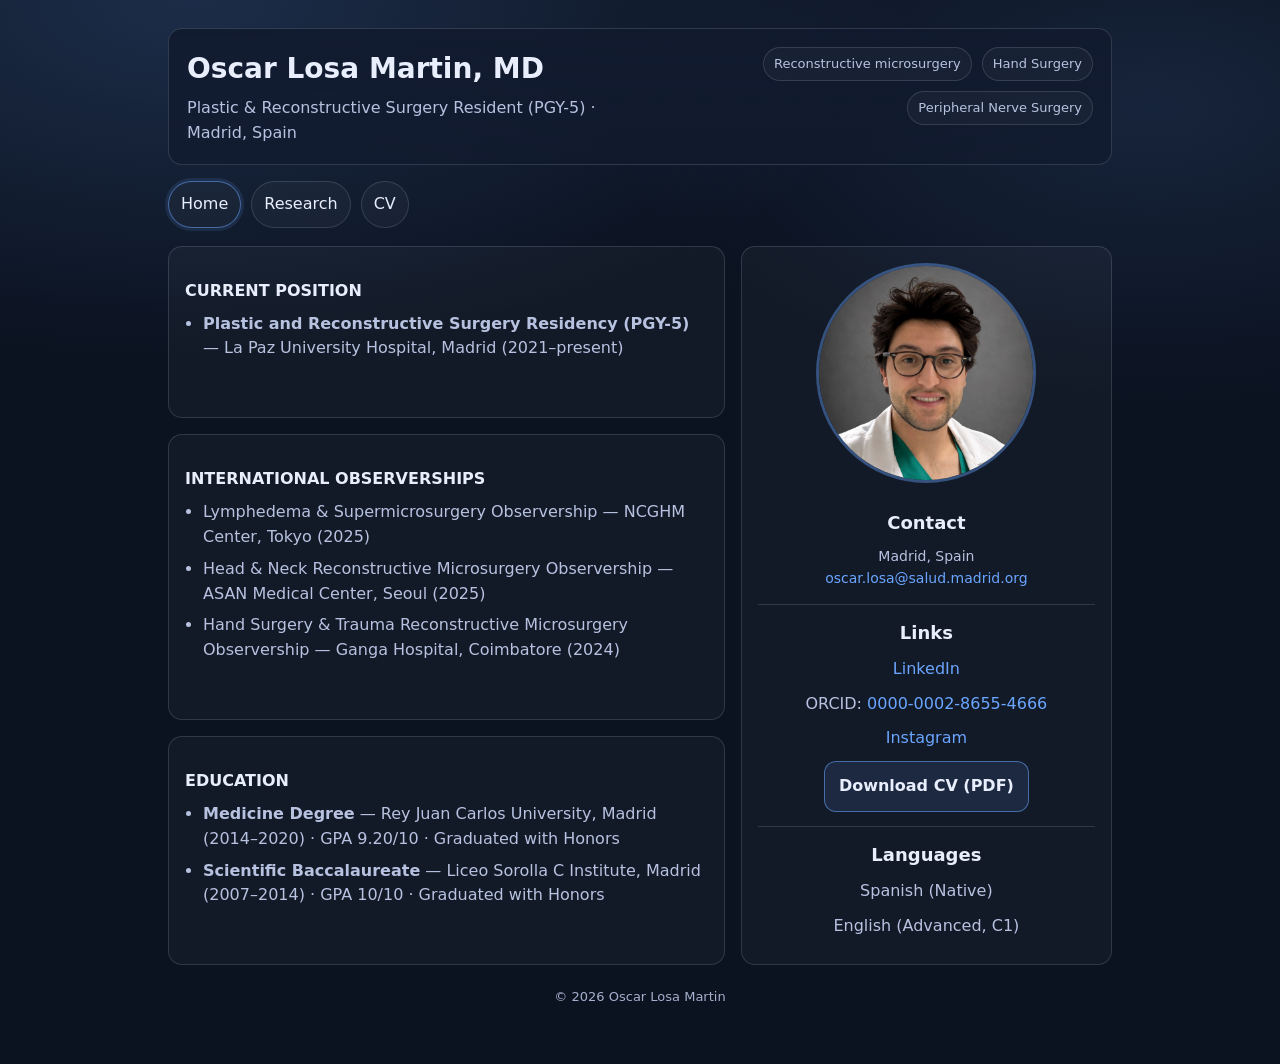
<file: index.html>
<!doctype html>
<html lang="en">
<head>
  <meta charset="utf-8" />
  <meta name="viewport" content="width=device-width, initial-scale=1" />

  <title>Oscar Losa Martin, MD | Plastic & Reconstructive Surgery</title>

  <!-- Favicon -->
  <link rel="icon" type="image/png" href="assets/favicon.png">

  <!-- Primary SEO -->
  <meta name="description" content="Oscar Losa Martin, MD — Plastic & Reconstructive Surgery Resident (PGY-5) at La Paz University Hospital (Madrid). Focused on reconstructive microsurgery, hand & peripheral nerve surgery, and limb reconstruction.">
  <link rel="canonical" href="https://oscarlosa.github.io/">

  <!-- Open Graph -->
  <meta property="og:title" content="Oscar Losa Martin, MD | Plastic & Reconstructive Surgery">
  <meta property="og:description" content="Plastic & Reconstructive Surgery Resident (PGY-5) in Madrid. Reconstructive microsurgery, hand & peripheral nerve surgery, limb reconstruction.">
  <meta property="og:type" content="website">
  <meta property="og:url" content="https://oscarlosa.github.io/">
  <meta property="og:image" content="https://oscarlosa.github.io/assets/preview.jpg">
  <meta property="og:image:width" content="1200">
  <meta property="og:image:height" content="630">

  <!-- Twitter/X -->
  <meta name="twitter:card" content="summary_large_image">
  <meta name="twitter:title" content="Oscar Losa Martin, MD">
  <meta name="twitter:description" content="Plastic & Reconstructive Surgery | Microsurgery | Hand Surgery">
  <meta name="twitter:image" content="https://oscarlosa.github.io/assets/preview.jpg">

  <link rel="stylesheet" href="assets/css/style.css" />
  
  <meta name="google-site-verification" content="zEe5quGslPfQrAmDCzOmJgNTZAVosWYTzI8SJuDSL00" />
</head>
<body>
  <div class="container">

    <header class="header">
      <div class="brand">
        <h1>Oscar Losa Martin, MD</h1>
        <p>Plastic & Reconstructive Surgery Resident (PGY-5) · Madrid, Spain</p>
      </div>
      <div class="badges">
        <span class="badge">Reconstructive microsurgery</span>
        <span class="badge">Hand Surgery</span>
        <span class="badge">Peripheral Nerve Surgery</span>
      </div>
    </header>

    <nav class="nav" aria-label="Primary navigation">
      <a class="active" href="index.html">Home</a>
      <a href="research.html">Research</a>
      <a href="cv.html">CV</a>
    </nav>

    <section class="grid">
      <article style="display:grid; gap:16px;">
  <section class="card">
    <h3>CURRENT POSITION</h3>
    <ul class="list">
      <li><strong>Plastic and Reconstructive Surgery Residency (PGY-5)</strong> — La Paz University Hospital, Madrid (2021–present)</li>
    </ul>
  </section>

  <section class="card">
    <h3>INTERNATIONAL OBSERVERSHIPS</h3>
    <ul class="list">
      <li>Lymphedema & Supermicrosurgery Observership — NCGHM Center, Tokyo (2025)</li>
      <li>Head & Neck Reconstructive Microsurgery Observership — ASAN Medical Center, Seoul (2025)</li>
      <li>Hand Surgery & Trauma Reconstructive Microsurgery Observership — Ganga Hospital, Coimbatore (2024)</li>
    </ul>
  </section>

  <section class="card">
    <h3>EDUCATION</h3>
    <ul class="list">
      <li><strong>Medicine Degree</strong> — Rey Juan Carlos University, Madrid (2014–2020) · GPA 9.20/10 · Graduated with Honors</li>
      <li><strong>Scientific Baccalaureate</strong> — Liceo Sorolla C Institute, Madrid (2007–2014) · GPA 10/10 · Graduated with Honors</li>
    </ul>
  </section>

  
</article>

      <aside class="card profile-card">
        <img src="assets/images/profile.jpg" 
             alt="Oscar Losa Martin, MD"
             style="width:220px; height:220px; object-fit:cover; border-radius:50%; border:3px solid rgba(106,166,255,.4); margin-bottom:18px;">
      
        <h2>Contact</h2>
        <p class="meta">
          Madrid, Spain<br/>
          <a href="mailto:oscar.losa.96@gmail.com">oscar.losa@salud.madrid.org</a><br/>
        </p>
        <hr class="sep"/>

        <h2>Links</h2>
        <ul class="list list-center">
  <li><a href="https://www.linkedin.com/in/óscar-losa-martín-71321b161" target="_blank" rel="noopener">LinkedIn</a></li>
  <li>ORCID: <a href="https://orcid.org/0000-0002-8655-4666" target="_blank" rel="noopener">0000-0002-8655-4666</a></li>
  <li><a href="https://instagram.com/dr.losa_" target="_blank" rel="noopener">Instagram</a></li>
  <li><a class="button" href="cv.html">Download CV (PDF)</a></li>
</ul>

        <hr class="sep"/>

        <h2>Languages</h2>
        <ul class="list list-center">
  <li>Spanish (Native)</li>
  <li>English (Advanced, C1)</li>
</ul>
      </aside>
    </section>

    <div class="footer">
      © <span id="year"></span> Oscar Losa Martin
    </div>
  </div>

  <script>
    document.getElementById("year").textContent = new Date().getFullYear();
  </script>
</body>
</html>
</file>
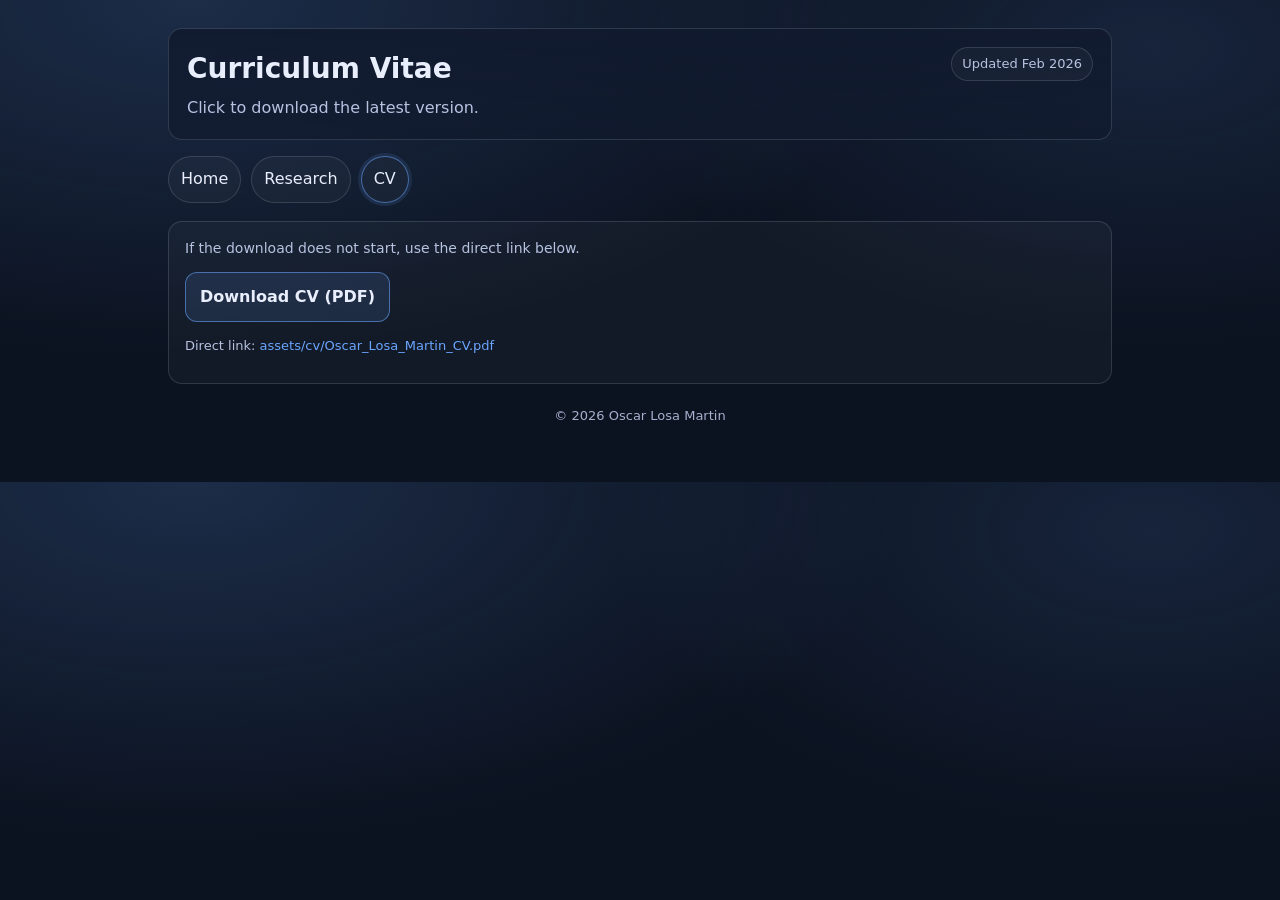
<file: cv.html>
<!doctype html>
<html lang="en">
<head>
  <meta charset="utf-8" />
  <meta name="viewport" content="width=device-width, initial-scale=1" />

  <title>CV (PDF) | Oscar Losa Martin, MD</title>

  <link rel="icon" type="image/png" href="assets/favicon.png">

  <meta name="description" content="Download the CV (PDF) of Oscar Losa Martin, MD — Plastic & Reconstructive Surgery Resident (PGY-5), Madrid.">
  <link rel="canonical" href="https://oscarlosa.github.io/cv.html">

  <meta property="og:title" content="CV (PDF) | Oscar Losa Martin, MD">
  <meta property="og:description" content="Download the latest Curriculum Vitae (PDF).">
  <meta property="og:type" content="website">
  <meta property="og:url" content="https://oscarlosa.github.io/cv.html">
  <meta property="og:image" content="https://oscarlosa.github.io/assets/preview.jpg">

  <meta name="twitter:card" content="summary_large_image">
  <meta name="twitter:title" content="CV | Oscar Losa Martin, MD">
  <meta name="twitter:description" content="Download the latest CV (PDF).">
  <meta name="twitter:image" content="https://oscarlosa.github.io/assets/preview.jpg">

  <link rel="stylesheet" href="assets/css/style.css" />
</head>
<body>
  <div class="container">

    <header class="header">
      <div class="brand">
        <h1>Curriculum Vitae</h1>
        <p>Click to download the latest version.</p>
      </div>
      <div class="badges">
        <span class="badge">Updated Feb 2026</span>
      </div>
    </header>

    <nav class="nav" aria-label="Primary navigation">
      <a href="index.html">Home</a>
      <a href="research.html">Research</a>
      <a class="active" href="cv.html">CV</a>
    </nav>

    <section class="card">
      <p class="meta">
        If the download does not start, use the direct link below.
      </p>

      <p style="margin-top:12px">
        <a class="button" href="assets/cv/Oscar_Losa_Martin_CV.pdf" download>
          Download CV (PDF)
        </a>
      </p>

      <p class="small" style="margin-top:14px">
        Direct link: <a href="assets/cv/Oscar_Losa_Martin_CV.pdf">assets/cv/Oscar_Losa_Martin_CV.pdf</a>
      </p>
    </section>

    <div class="footer">
      © <span id="year"></span> Oscar Losa Martin
    </div>
  </div>

  <script>
    document.getElementById("year").textContent = new Date().getFullYear();
  </script>
</body>
</html>
</file>
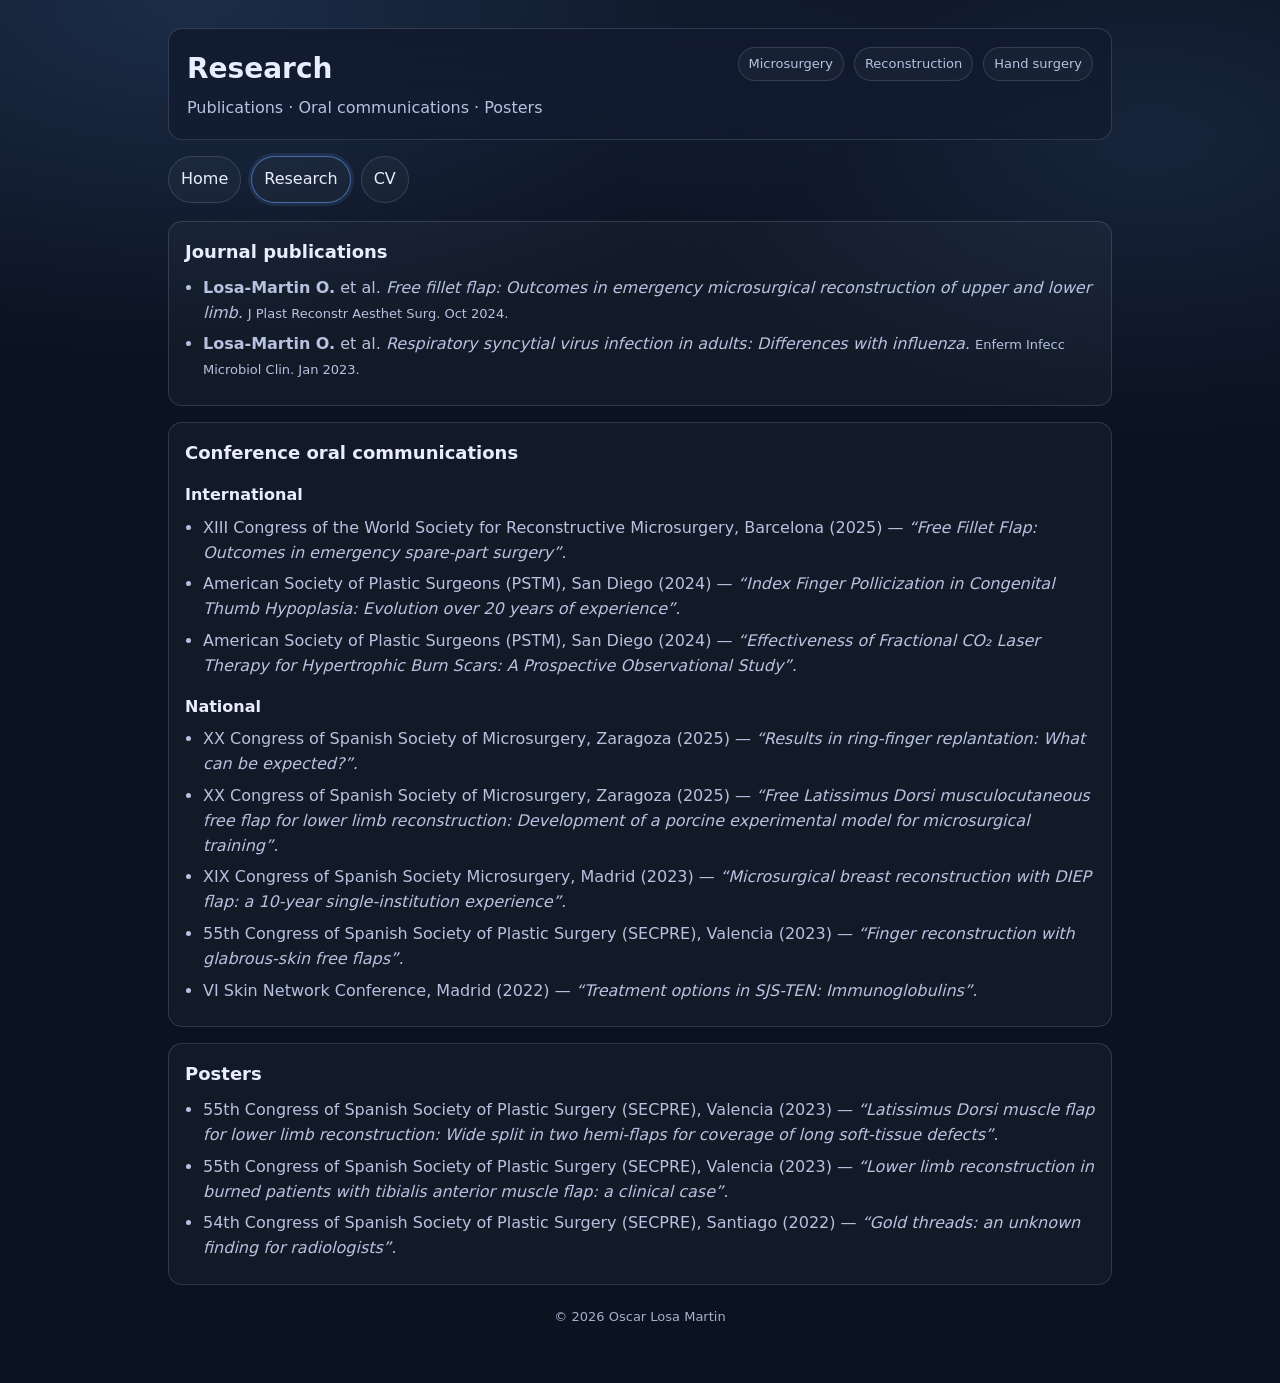
<file: research.html>
<!doctype html>
<html lang="en">
<head>
  <meta charset="utf-8" />
  <meta name="viewport" content="width=device-width, initial-scale=1" />

  <title>Research | Oscar Losa Martin, MD</title>

  <link rel="icon" type="image/png" href="assets/favicon.png">

  <meta name="description" content="Research output of Oscar Losa Martin, MD: journal publications, oral communications, and posters in plastic and reconstructive surgery and microsurgery.">
  <link rel="canonical" href="https://oscarlosa.github.io/research.html">

  <meta property="og:title" content="Research | Oscar Losa Martin, MD">
  <meta property="og:description" content="Journal publications, oral communications and posters in reconstructive microsurgery and hand surgery.">
  <meta property="og:type" content="website">
  <meta property="og:url" content="https://oscarlosa.github.io/research.html">
  <meta property="og:image" content="https://oscarlosa.github.io/assets/preview.jpg">

  <meta name="twitter:card" content="summary_large_image">
  <meta name="twitter:title" content="Research | Oscar Losa Martin, MD">
  <meta name="twitter:description" content="Publications and academic activity in plastic and reconstructive surgery.">
  <meta name="twitter:image" content="https://oscarlosa.github.io/assets/preview.jpg">

  <link rel="stylesheet" href="assets/css/style.css" />
</head>
<body>
  <div class="container">

    <header class="header">
      <div class="brand">
        <h1>Research</h1>
        <p>Publications · Oral communications · Posters</p>
      </div>
      <div class="badges">
        <span class="badge">Microsurgery</span>
        <span class="badge">Reconstruction</span>
        <span class="badge">Hand surgery</span>
      </div>
    </header>

    <nav class="nav" aria-label="Primary navigation">
      <a href="index.html">Home</a>
      <a class="active" href="research.html">Research</a>
      <a href="cv.html">CV</a>
    </nav>

    <section class="card">
      <h2>Journal publications</h2>
      <ul class="list">
        <li>
          <strong>Losa-Martin O.</strong> et al. <em>Free fillet flap: Outcomes in emergency microsurgical reconstruction of upper and lower limb.</em>
          <span class="small">J Plast Reconstr Aesthet Surg. Oct 2024.</span>
        </li>
        <li>
          <strong>Losa-Martin O.</strong> et al. <em>Respiratory syncytial virus infection in adults: Differences with influenza.</em>
          <span class="small">Enferm Infecc Microbiol Clin. Jan 2023.</span>
        </li>
      </ul>
    </section>

    <section class="card" style="margin-top:16px">
      <h2>Conference oral communications</h2>

      <h3>International</h3>
      <ul class="list">
        <li>
          XIII Congress of the World Society for Reconstructive Microsurgery, Barcelona (2025) —
          <em>“Free Fillet Flap: Outcomes in emergency spare-part surgery”.</em>
        </li>
        <li>
          American Society of Plastic Surgeons (PSTM), San Diego (2024) —
          <em>“Index Finger Pollicization in Congenital Thumb Hypoplasia: Evolution over 20 years of experience”.</em>
        </li>
        <li>
          American Society of Plastic Surgeons (PSTM), San Diego (2024) —
          <em>“Effectiveness of Fractional CO₂ Laser Therapy for Hypertrophic Burn Scars: A Prospective Observational Study”.</em>
        </li>
      </ul>

      <h3>National</h3>
      <ul class="list">
        <li>
          XX Congress of Spanish Society of Microsurgery, Zaragoza (2025) —
          <em>“Results in ring-finger replantation: What can be expected?”.</em>
        </li>
        <li>
          XX Congress of Spanish Society of Microsurgery, Zaragoza (2025) —
          <em>“Free Latissimus Dorsi musculocutaneous free flap for lower limb reconstruction: Development of a porcine experimental model for microsurgical training”.</em>
        </li>
        <li>
          XIX Congress of Spanish Society Microsurgery, Madrid (2023) —
          <em>“Microsurgical breast reconstruction with DIEP flap: a 10-year single-institution experience”.</em>
        </li>
        <li>
          55th Congress of Spanish Society of Plastic Surgery (SECPRE), Valencia (2023) —
          <em>“Finger reconstruction with glabrous-skin free flaps”.</em>
        </li>
        <li>
          VI Skin Network Conference, Madrid (2022) —
          <em>“Treatment options in SJS-TEN: Immunoglobulins”.</em>
        </li>
      </ul>
    </section>

    <section class="card" style="margin-top:16px">
      <h2>Posters</h2>
      <ul class="list">
        <li>
          55th Congress of Spanish Society of Plastic Surgery (SECPRE), Valencia (2023) —
          <em>“Latissimus Dorsi muscle flap for lower limb reconstruction: Wide split in two hemi-flaps for coverage of long soft-tissue defects”.</em>
        </li>
        <li>
          55th Congress of Spanish Society of Plastic Surgery (SECPRE), Valencia (2023) —
          <em>“Lower limb reconstruction in burned patients with tibialis anterior muscle flap: a clinical case”.</em>
        </li>
        <li>
          54th Congress of Spanish Society of Plastic Surgery (SECPRE), Santiago (2022) —
          <em>“Gold threads: an unknown finding for radiologists”.</em>
        </li>
      </ul>
    </section>

    <div class="footer">
      © <span id="year"></span> Oscar Losa Martin
    </div>
  </div>

  <script>
    document.getElementById("year").textContent = new Date().getFullYear();
  </script>
</body>
</html>
</file>
<file: assets/css/style.css>
:root{
  --bg:#0b1220;
  --card:#111a2e;
  --text:#e9eefc;
  --muted:#b7c2e0;
  --accent:#6aa6ff;
  --line:rgba(233,238,252,.14);
  --max: 980px;
  --radius: 14px;
}

*{box-sizing:border-box}
html,body{margin:0;padding:0}
body{
  font-family: system-ui, -apple-system, Segoe UI, Roboto, Helvetica, Arial, sans-serif;
  background: radial-gradient(1200px 600px at 15% 0%, rgba(106,166,255,.18), transparent 60%),
              radial-gradient(900px 500px at 90% 10%, rgba(106,166,255,.12), transparent 60%),
              var(--bg);
  color:var(--text);
  line-height:1.55;
}

a{color:var(--accent); text-decoration:none}
a:hover{text-decoration:underline}

.container{max-width:var(--max); margin:0 auto; padding:28px 18px 56px}
.header{
  display:flex; gap:16px; align-items:flex-start; justify-content:space-between;
  padding:18px 18px; border:1px solid var(--line); border-radius:var(--radius);
  background: linear-gradient(180deg, rgba(17,26,46,.9), rgba(17,26,46,.65));
}
.brand h1{margin:0 0 6px; font-size:28px}
.brand p{margin:0; color:var(--muted)}
.badges{display:flex; gap:10px; flex-wrap:wrap; justify-content:flex-end}
.badge{
  border:1px solid var(--line); padding:6px 10px; border-radius:999px;
  color:var(--muted); font-size:13px; background:rgba(255,255,255,.03);
}

.nav{
  display:flex; gap:10px; flex-wrap:wrap;
  margin:16px 0 18px;
}
.nav a{
  display:inline-block;
  padding:10px 12px;
  border:1px solid var(--line);
  border-radius:999px;
  background:rgba(255,255,255,.03);
  color:var(--text);
}
.nav a.active{
  border-color: rgba(106,166,255,.55);
  box-shadow: 0 0 0 3px rgba(106,166,255,.12);
}

.grid{
  display:grid;
  grid-template-columns: 1.2fr .8fr;
  gap:16px;
}
@media (max-width: 860px){
  .grid{grid-template-columns:1fr}
  .badges{justify-content:flex-start}
}

.card{
  border:1px solid var(--line);
  border-radius:var(--radius);
  background:rgba(255,255,255,.03);
  padding:16px 16px;
}
.card h2{margin:0 0 10px; font-size:18px}
.card h3{margin:16px 0 8px; font-size:16px}
.card p{margin:0 0 10px; color:var(--muted)}
.list{margin:8px 0 0; padding-left:18px; color:var(--muted)}
.list li{margin:7px 0}
.meta{color:var(--muted); font-size:14px}

.button{
  display:inline-flex; align-items:center; gap:10px;
  padding:12px 14px; border-radius:12px;
  border:1px solid rgba(106,166,255,.55);
  background:rgba(106,166,255,.12);
  color:var(--text);
  font-weight:600;
}
.button:hover{filter:brightness(1.06); text-decoration:none}

.footer{
  margin-top:22px;
  color:var(--muted);
  font-size:13px;
  text-align:center;
  opacity:.9;
}
.small{font-size:13px; color:var(--muted)}
hr.sep{border:none; border-top:1px solid var(--line); margin:14px 0}

/* Centered lists without bullets (for sidebar links/languages) */
.list-center{
  list-style: none;
  padding-left: 0;
  text-align: center;
  margin: 10px 0 0;
}
.list-center li{
  margin: 10px 0;
}

/* Profile card alignment */
.profile-card{
  text-align: center;
}

/* Mobile layout: show profile image first */
@media (max-width: 860px){

  .grid{
    display:flex;
    flex-direction: column;
  }

  .profile-card{
    order: -1; /* moves profile block to top */
  }

}
</file>
